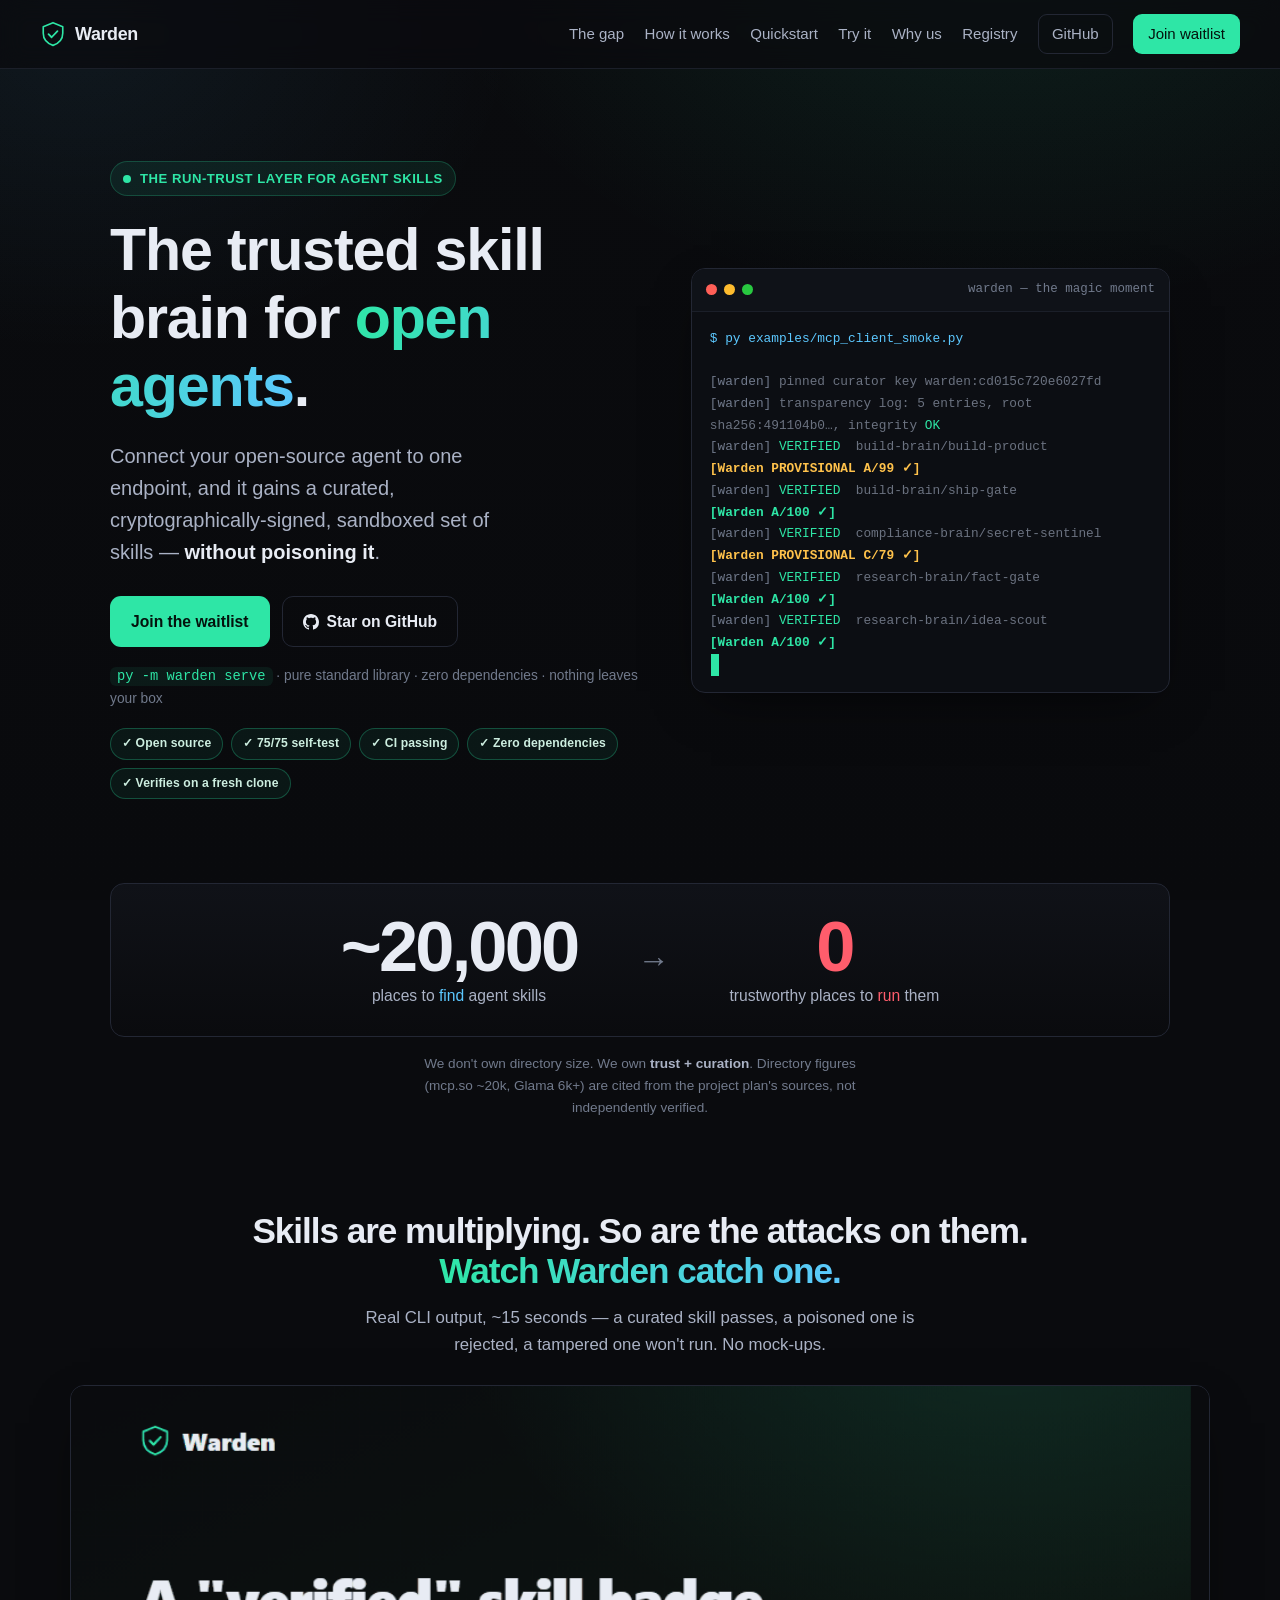
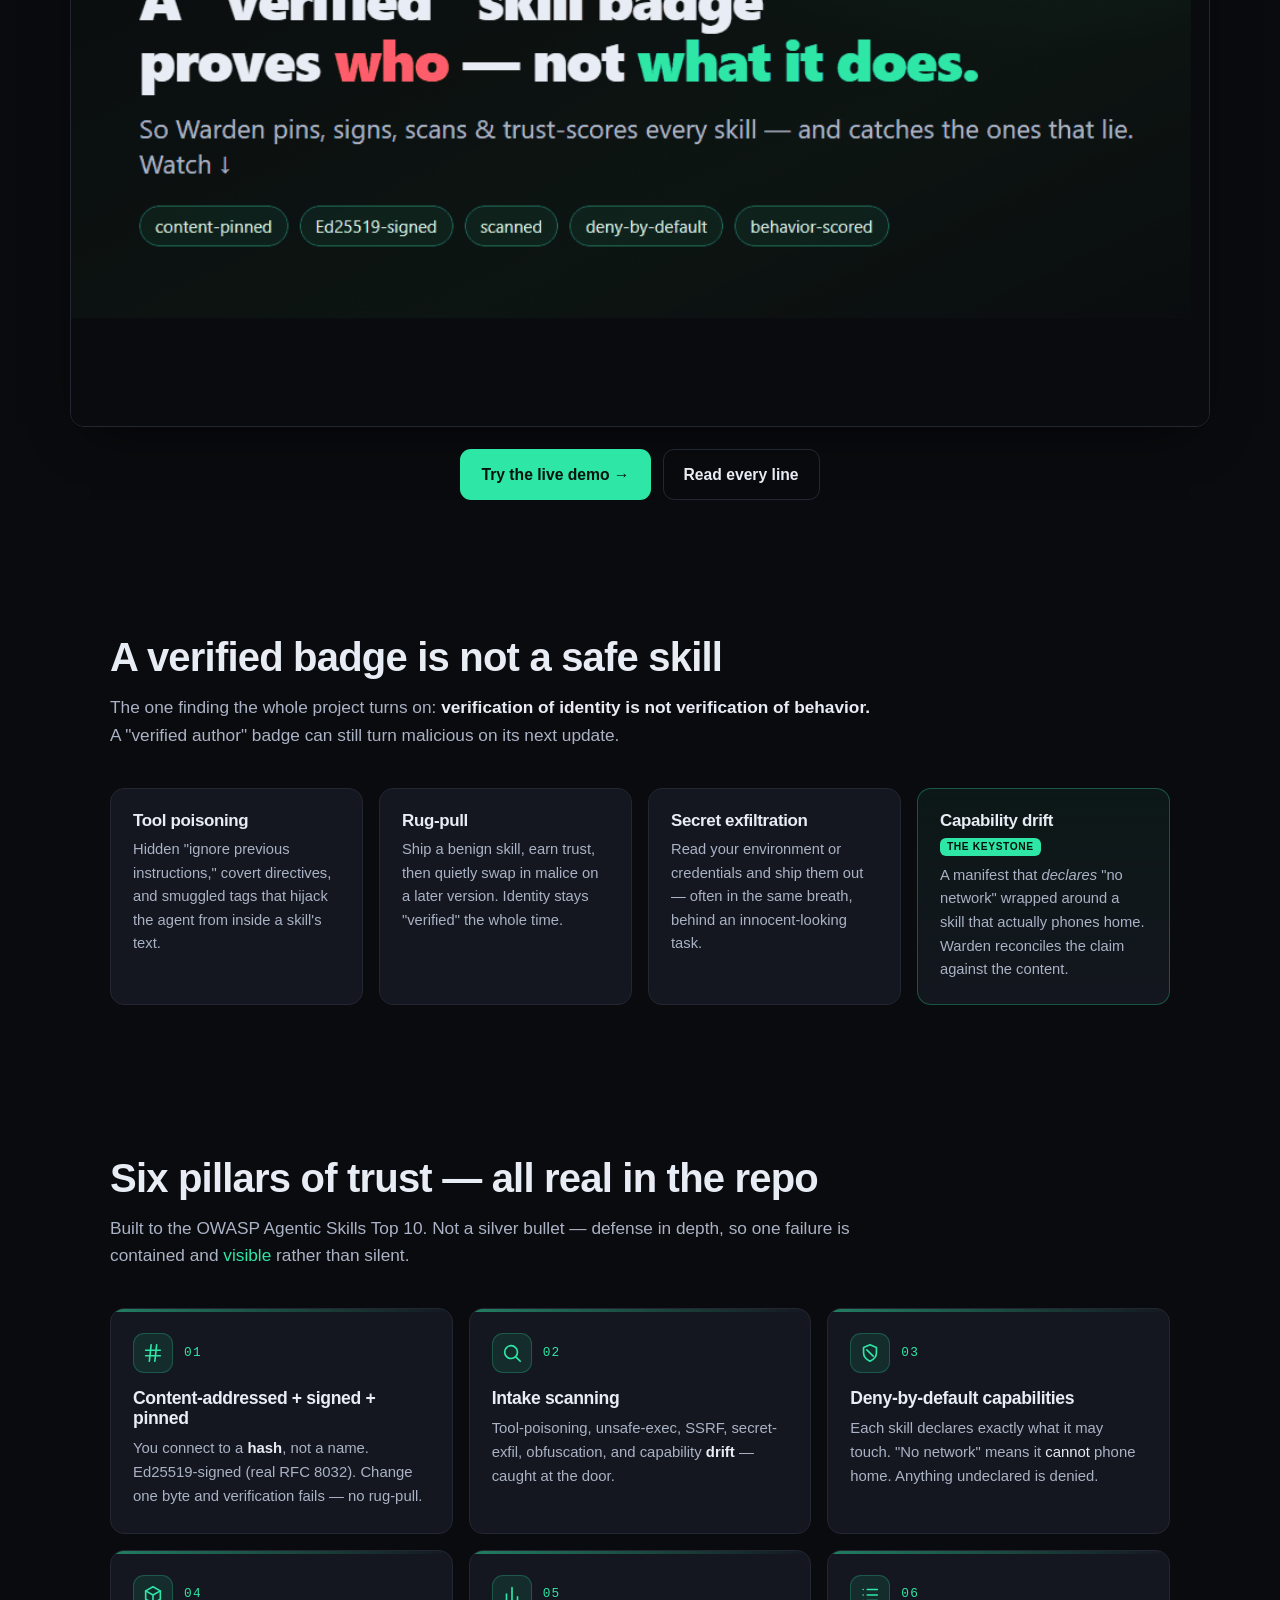
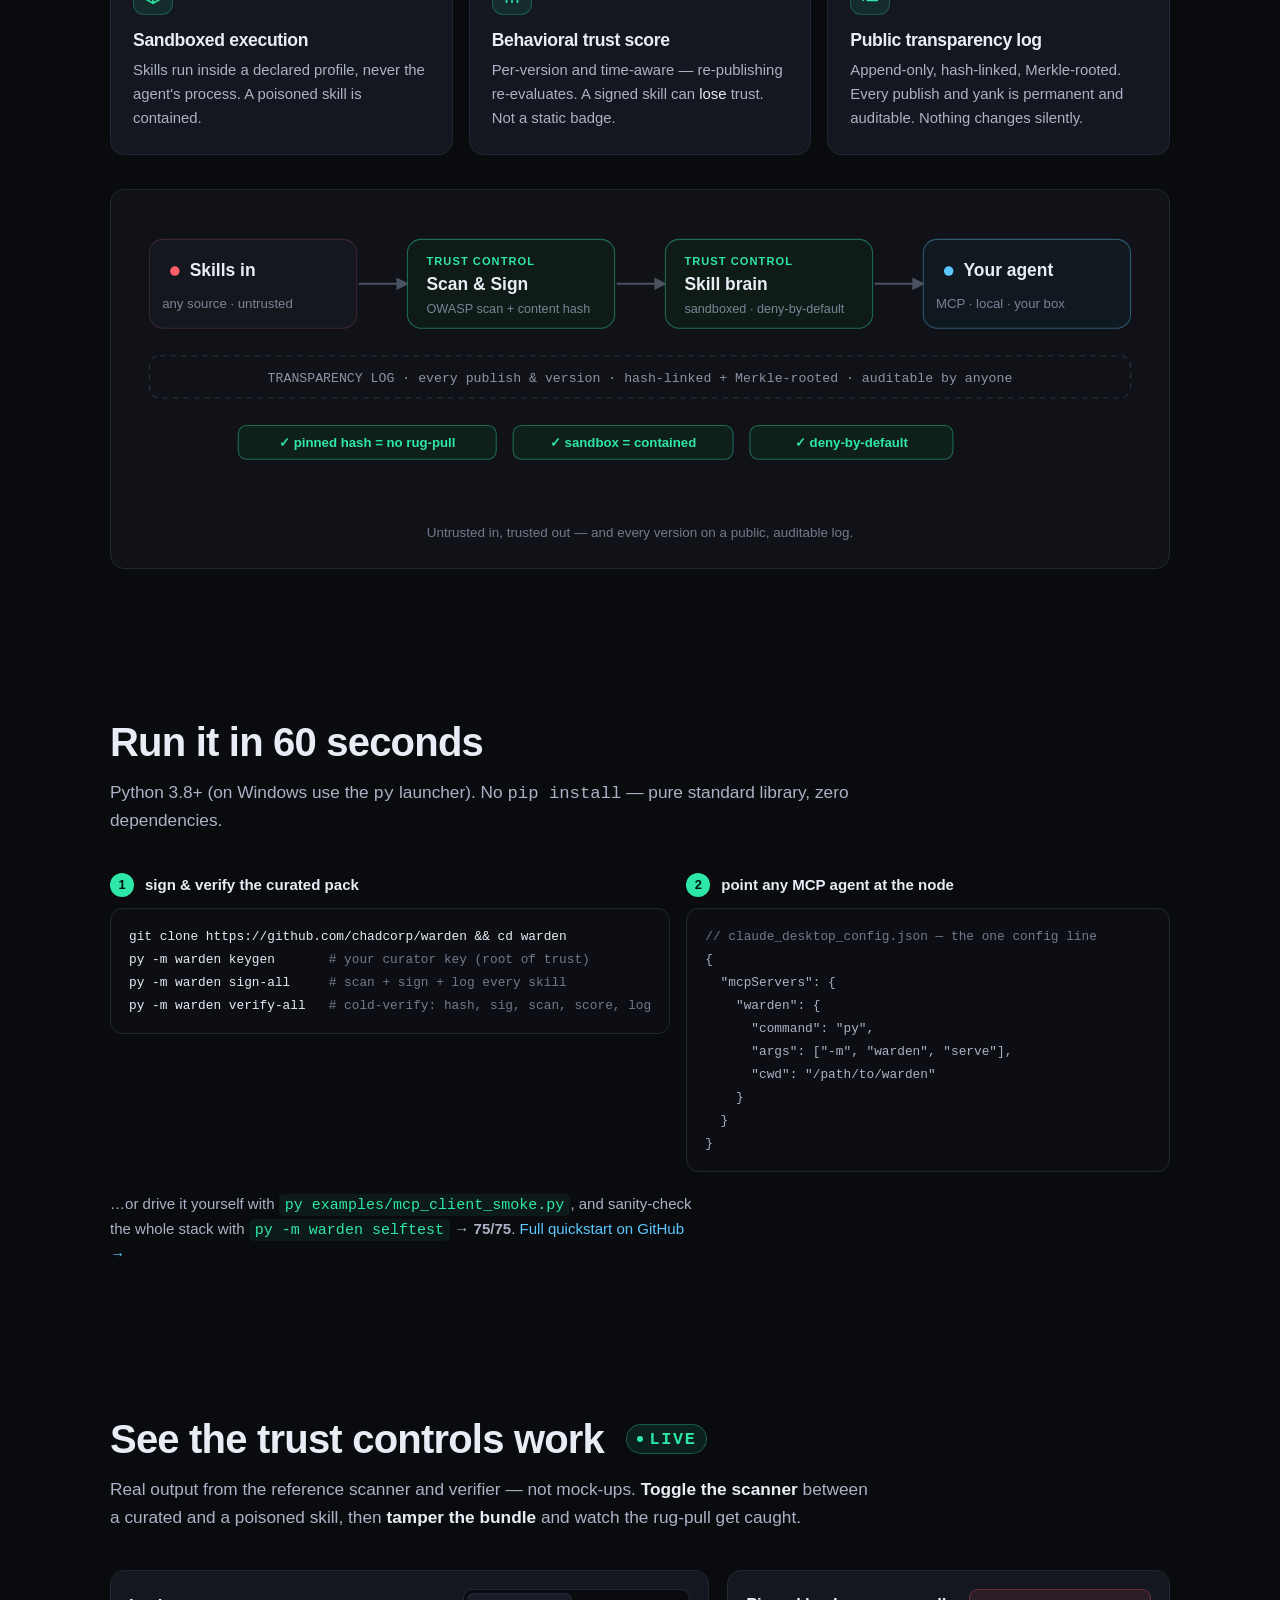
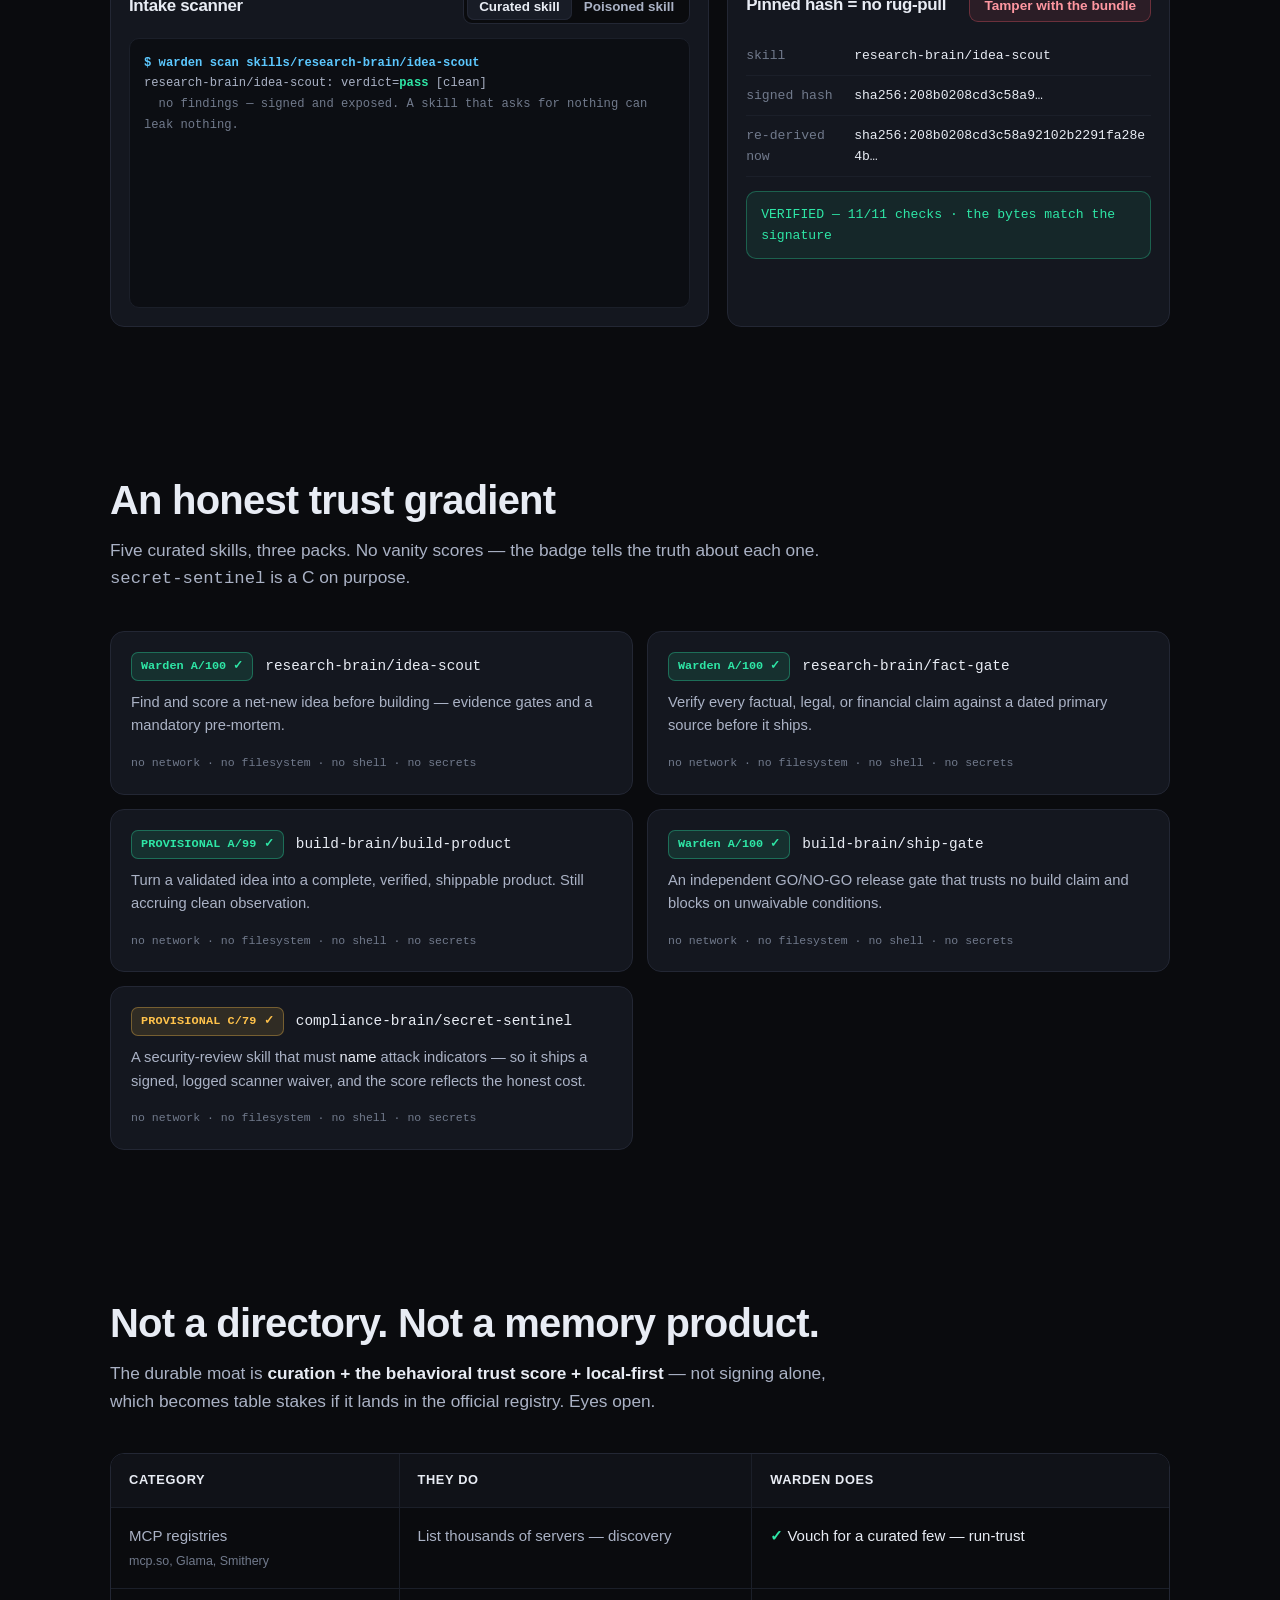
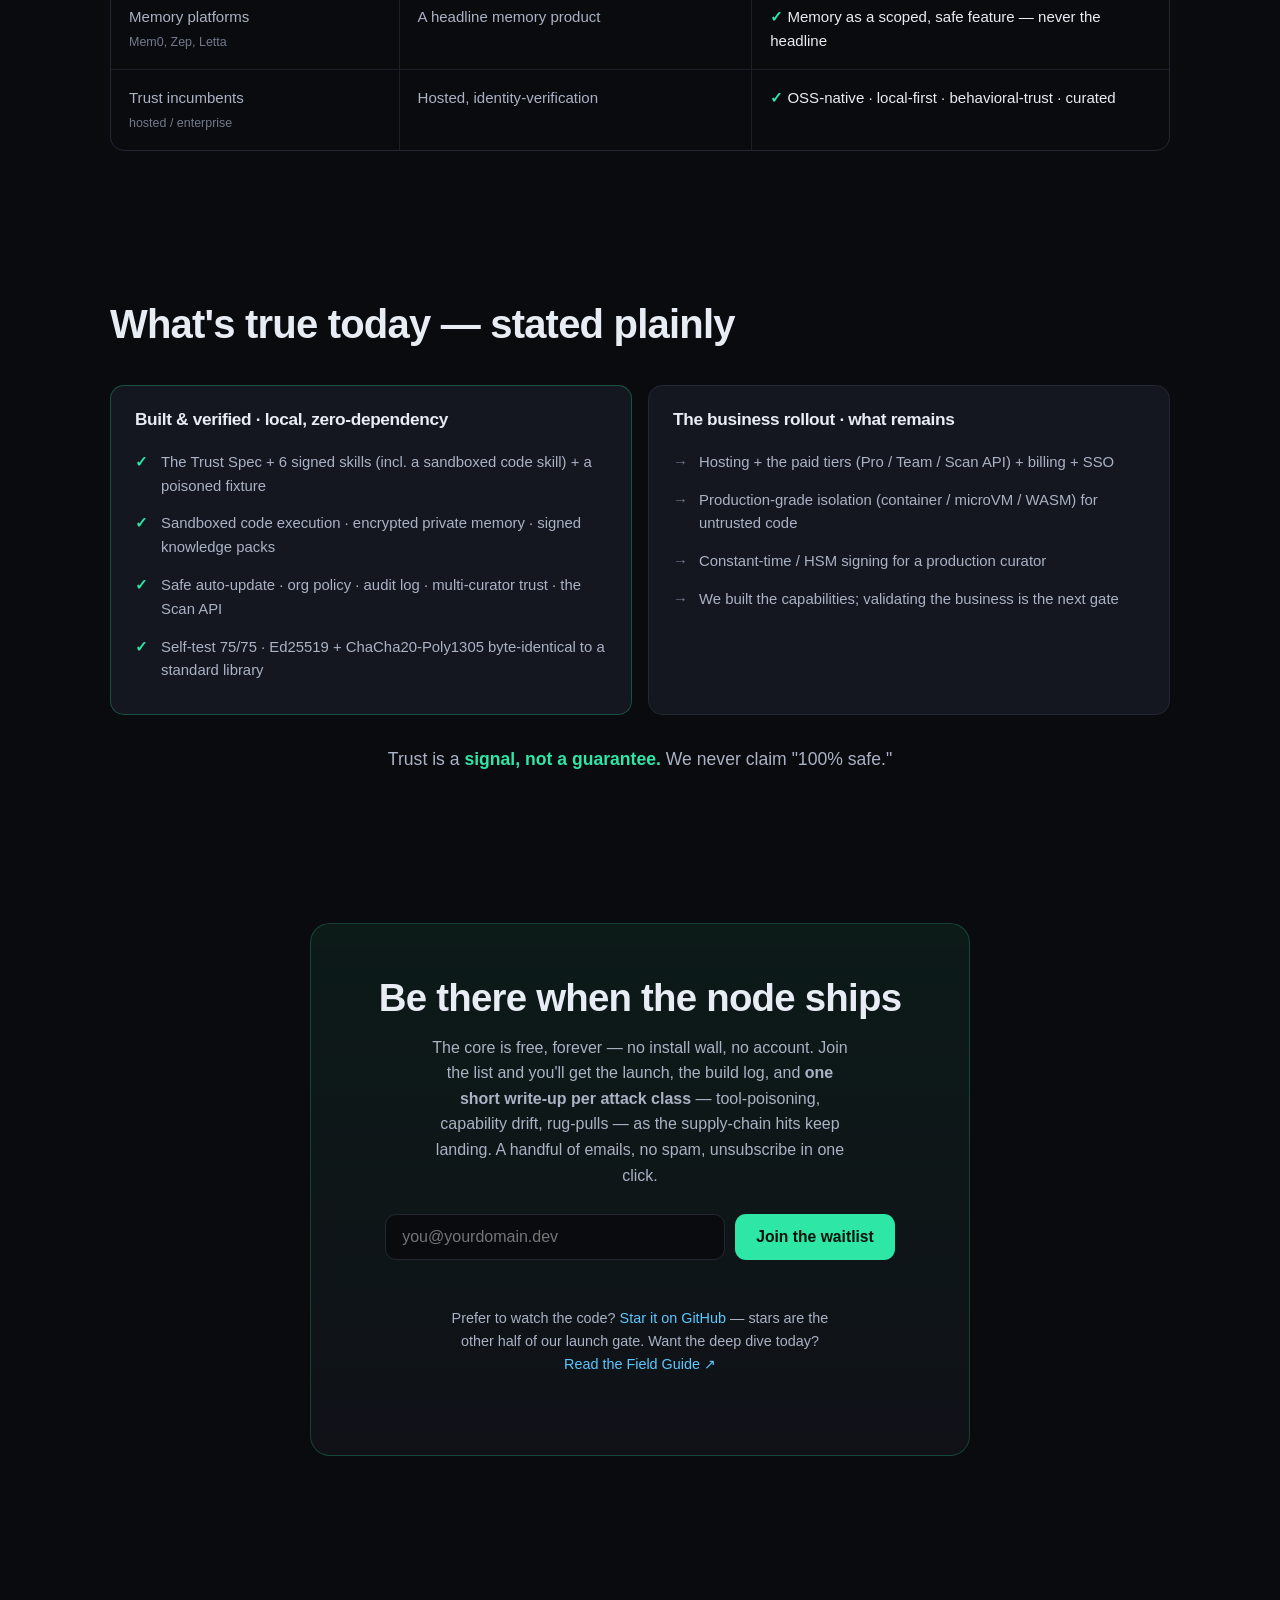
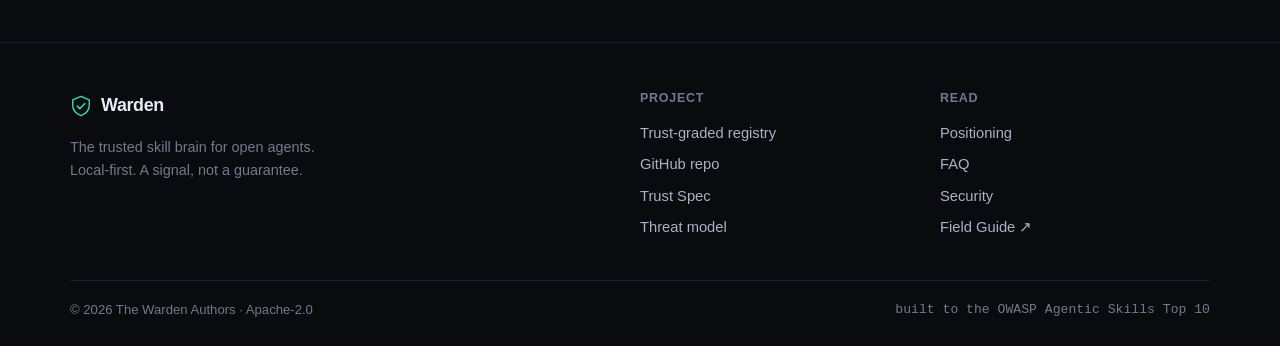
<file: site/index.html>
<!DOCTYPE html>
<html lang="en">
<head>
<meta charset="utf-8" />
<meta name="viewport" content="width=device-width, initial-scale=1" />
<title>Warden — the trusted skill brain for open agents</title>
<meta name="description" content="Connect your open-source agent to one endpoint and it gains a curated, cryptographically-signed, sandboxed set of skills — without poisoning it. The run-trust layer for MCP agent skills. Local-first. Zero-dependency. A signal, not a guarantee." />
<meta name="color-scheme" content="dark" />
<link rel="icon" href="favicon.svg" type="image/svg+xml" />
<link rel="canonical" href="https://warden-8c4.pages.dev/" />

<!-- Open Graph / social -->
<meta property="og:type" content="website" />
<meta property="og:url" content="https://warden-8c4.pages.dev/" />
<meta property="og:title" content="Warden — the trusted skill brain for open agents" />
<meta property="og:description" content="~20,000 places to find agent skills. Zero trustworthy places to run them. Warden is the run-trust layer: signed, scanned, sandboxed, trust-scored — local-first." />
<meta property="og:image" content="https://warden-8c4.pages.dev/og-image.png" />
<meta property="og:image:type" content="image/png" />
<meta property="og:image:width" content="1200" />
<meta property="og:image:height" content="630" />
<meta name="twitter:card" content="summary_large_image" />
<meta name="twitter:title" content="Warden — the trusted skill brain for open agents" />
<meta name="twitter:description" content="The run-trust layer for MCP agent skills. Local-first, zero-dependency. A signal, not a guarantee." />
<meta name="twitter:image" content="https://warden-8c4.pages.dev/og-image.png" />

<link rel="stylesheet" href="styles.css" />
</head>
<body>

<!-- ============================ NAV ============================ -->
<header class="nav" id="top">
  <a class="brand" href="#top" aria-label="Warden home">
    <svg class="brand-mark" viewBox="0 0 32 32" width="26" height="26" aria-hidden="true">
      <path d="M16 2 4 7v8c0 7.2 5 12.5 12 15 7-2.5 12-7.8 12-15V7L16 2Z" fill="none" stroke="currentColor" stroke-width="2" stroke-linejoin="round"/>
      <path d="M10.5 16.2l3.8 3.8 7.2-7.6" fill="none" stroke="currentColor" stroke-width="2.2" stroke-linecap="round" stroke-linejoin="round"/>
    </svg>
    <span>Warden</span>
  </a>
  <nav class="nav-links" aria-label="Primary">
    <a href="#problem">The gap</a>
    <a href="#how">How it works</a>
    <a href="#start">Quickstart</a>
    <a href="#try">Try it</a>
    <a href="#positioning">Why us</a>
    <a href="registry/">Registry</a>
    <a class="nav-ghost" href="https://github.com/chadcorp/warden" rel="noopener">GitHub</a>
    <a class="nav-cta" href="#waitlist">Join waitlist</a>
  </nav>
</header>

<main>

<!-- ============================ HERO ============================ -->
<section class="hero">
  <div class="hero-copy">
    <span class="eyebrow"><span class="pulse"></span> The run-trust layer for agent skills</span>
    <h1>The trusted skill brain for <span class="grad">open agents</span>.</h1>
    <p class="lede">
      Connect your open-source agent to one endpoint, and it gains a curated,
      cryptographically-signed, sandboxed set of skills — <strong>without
      poisoning it</strong>.
    </p>
    <div class="cta-row">
      <a class="btn btn-primary" href="#waitlist">Join the waitlist</a>
      <a class="btn btn-ghost" href="https://github.com/chadcorp/warden" rel="noopener">
        <svg viewBox="0 0 16 16" width="16" height="16" aria-hidden="true" fill="currentColor"><path d="M8 0C3.58 0 0 3.58 0 8c0 3.54 2.29 6.53 5.47 7.59.4.07.55-.17.55-.38 0-.19-.01-.82-.01-1.49-2.01.37-2.53-.49-2.69-.94-.09-.23-.48-.94-.82-1.13-.28-.15-.68-.52-.01-.53.63-.01 1.08.58 1.23.82.72 1.21 1.87.87 2.33.66.07-.52.28-.87.51-1.07-1.78-.2-3.64-.89-3.64-3.95 0-.87.31-1.59.82-2.15-.08-.2-.36-1.02.08-2.12 0 0 .67-.21 2.2.82.64-.18 1.32-.27 2-.27.68 0 1.36.09 2 .27 1.53-1.04 2.2-.82 2.2-.82.44 1.1.16 1.92.08 2.12.51.56.82 1.27.82 2.15 0 3.07-1.87 3.75-3.65 3.95.29.25.54.73.54 1.48 0 1.07-.01 1.93-.01 2.2 0 .21.15.46.55.38A8.01 8.01 0 0 0 16 8c0-4.42-3.58-8-8-8Z"/></svg>
        Star on GitHub
      </a>
    </div>
    <p class="micro">
      <code>py -m warden serve</code> · pure standard library · zero dependencies ·
      nothing leaves your box
    </p>
    <div class="proof-chips" aria-label="What you can verify for yourself">
      <span class="pchip">✓ Open source</span>
      <span class="pchip">✓ 75/75 self-test</span>
      <span class="pchip">✓ CI passing</span>
      <span class="pchip">✓ Zero dependencies</span>
      <span class="pchip">✓ Verifies on a fresh clone</span>
    </div>
  </div>

  <!-- animated terminal: the real magic-moment output -->
  <div class="terminal" aria-label="Example terminal session" data-terminal>
    <div class="term-bar"><span></span><span></span><span></span><em>warden — the magic moment</em></div>
    <pre class="term-body" data-term-body><code></code></pre>
  </div>
</section>

<!-- the wedge -->
<section class="wedge">
  <div class="wedge-grid">
    <div class="wedge-big"><strong>~20,000</strong><span>places to <em>find</em> agent skills</span></div>
    <div class="wedge-arrow" aria-hidden="true">→</div>
    <div class="wedge-big wedge-zero"><strong>0</strong><span>trustworthy places to <em>run</em> them</span></div>
  </div>
  <p class="wedge-note">
    We don't own directory size. We own <strong>trust + curation</strong>.
    Directory figures (mcp.so ~20k, Glama 6k+) are cited from the project plan's sources, not independently verified.
  </p>
</section>

<!-- ============================ SEE IT ============================ -->
<section class="seeit">
  <div class="seeit-head">
    <h2>Skills are multiplying. So are the attacks on them. <span class="grad">Watch Warden catch one.</span></h2>
    <p class="sub">Real CLI output, ~15 seconds — a curated skill passes, a poisoned one is rejected, a tampered one won't run. No mock-ups.</p>
  </div>
  <figure class="seeit-fig">
    <img src="warden-demo.gif" width="1000" height="563" loading="lazy" alt="Warden in action: a curated skill scans clean; a poisoned skill is rejected with critical findings (tool-poisoning, unsafe-exec, SSRF, capability drift); a tampered, rug-pulled skill fails hash verification.">
  </figure>
  <div class="seeit-cta">
    <a class="btn btn-primary" href="#try">Try the live demo →</a>
    <a class="btn btn-ghost" href="https://github.com/chadcorp/warden" rel="noopener">Read every line</a>
  </div>
</section>

<!-- ============================ PROBLEM ============================ -->
<section id="problem" class="band">
  <div class="section-head">
    <h2>A verified badge is not a safe skill</h2>
    <p class="sub">The one finding the whole project turns on: <strong>verification of identity
      is not verification of behavior.</strong> A "verified author" badge can still turn malicious
      on its next update.</p>
  </div>
  <div class="threat-grid">
    <article class="threat"><h3>Tool poisoning</h3><p>Hidden "ignore previous instructions," covert directives, and smuggled tags that hijack the agent from inside a skill's text.</p></article>
    <article class="threat"><h3>Rug-pull</h3><p>Ship a benign skill, earn trust, then quietly swap in malice on a later version. Identity stays "verified" the whole time.</p></article>
    <article class="threat"><h3>Secret exfiltration</h3><p>Read your environment or credentials and ship them out — often in the same breath, behind an innocent-looking task.</p></article>
    <article class="threat threat-key"><h3>Capability drift <span class="tag">the keystone</span></h3><p>A manifest that <em>declares</em> "no network" wrapped around a skill that actually phones home. Warden reconciles the claim against the content.</p></article>
  </div>
</section>

<!-- ============================ PILLARS ============================ -->
<section id="how" class="band band-alt">
  <div class="section-head">
    <h2>Six pillars of trust — all real in the repo</h2>
    <p class="sub">Built to the OWASP Agentic Skills Top 10. Not a silver bullet — defense in depth, so one failure is contained and <em>visible</em> rather than silent.</p>
  </div>
  <div class="pillars">
    <article class="pillar"><span class="picon"><svg viewBox="0 0 24 24" fill="none" stroke="currentColor" stroke-width="1.8" stroke-linecap="round" stroke-linejoin="round" aria-hidden="true"><path d="M4 9h16M4 15h16M10 3 8 21M16 3l-2 18"/></svg></span><span class="pnum">01</span><h3>Content-addressed + signed + pinned</h3><p>You connect to a <strong>hash</strong>, not a name. Ed25519-signed (real RFC 8032). Change one byte and verification fails — no rug-pull.</p></article>
    <article class="pillar"><span class="picon"><svg viewBox="0 0 24 24" fill="none" stroke="currentColor" stroke-width="1.8" stroke-linecap="round" stroke-linejoin="round" aria-hidden="true"><circle cx="11" cy="11" r="7"/><path d="M21 21l-4.3-4.3"/></svg></span><span class="pnum">02</span><h3>Intake scanning</h3><p>Tool-poisoning, unsafe-exec, SSRF, secret-exfil, obfuscation, and capability <strong>drift</strong> — caught at the door.</p></article>
    <article class="pillar"><span class="picon"><svg viewBox="0 0 24 24" fill="none" stroke="currentColor" stroke-width="1.8" stroke-linecap="round" stroke-linejoin="round" aria-hidden="true"><path d="M12 3l7 3v6c0 4.5-3 7-7 9-4-2-7-4.5-7-9V6z"/><path d="M8.5 8.5l7 7"/></svg></span><span class="pnum">03</span><h3>Deny-by-default capabilities</h3><p>Each skill declares exactly what it may touch. "No network" means it <em>cannot</em> phone home. Anything undeclared is denied.</p></article>
    <article class="pillar"><span class="picon"><svg viewBox="0 0 24 24" fill="none" stroke="currentColor" stroke-width="1.8" stroke-linecap="round" stroke-linejoin="round" aria-hidden="true"><path d="M12 3l8 4.5v9L12 21l-8-4.5v-9z"/><path d="M4 7.5l8 4.5 8-4.5M12 12v9"/></svg></span><span class="pnum">04</span><h3>Sandboxed execution</h3><p>Skills run inside a declared profile, never the agent's process. A poisoned skill is contained.</p></article>
    <article class="pillar"><span class="picon"><svg viewBox="0 0 24 24" fill="none" stroke="currentColor" stroke-width="1.8" stroke-linecap="round" stroke-linejoin="round" aria-hidden="true"><path d="M6 20V11M12 20V4M18 20v-6"/></svg></span><span class="pnum">05</span><h3>Behavioral trust score</h3><p>Per-version and time-aware — re-publishing re-evaluates. A signed skill can <em>lose</em> trust. Not a static badge.</p></article>
    <article class="pillar"><span class="picon"><svg viewBox="0 0 24 24" fill="none" stroke="currentColor" stroke-width="1.8" stroke-linecap="round" stroke-linejoin="round" aria-hidden="true"><path d="M9 6h11M9 12h11M9 18h11M4.5 6h.01M4.5 12h.01M4.5 18h.01"/></svg></span><span class="pnum">06</span><h3>Public transparency log</h3><p>Append-only, hash-linked, Merkle-rooted. Every publish and yank is permanent and auditable. Nothing changes silently.</p></article>
  </div>

  <!-- architecture diagram -->
  <figure class="arch">
    <svg viewBox="0 0 944 276" role="img" xmlns="http://www.w3.org/2000/svg"
         aria-label="Warden trust pipeline: untrusted skills from any source are scanned, signed and content-pinned, then served sandboxed and deny-by-default to your local agent — with every version recorded on a public transparency log.">
      <defs>
        <marker id="arw" viewBox="0 0 10 10" refX="7" refY="5" markerWidth="6" markerHeight="6" orient="auto">
          <path d="M0 0 L10 5 L0 10 z" fill="#4a5160"/>
        </marker>
      </defs>
      <g font-family="-apple-system,BlinkMacSystemFont,Segoe UI,Roboto,sans-serif">
        <!-- stage 1 -->
        <rect x="8" y="24" width="196" height="84" rx="13" fill="#15171f" stroke="#3a2630"/>
        <circle cx="32" cy="54" r="4.5" fill="#ff5d6c"/>
        <text x="46" y="59" fill="#e8ecf4" font-size="16.5" font-weight="700">Skills in</text>
        <text x="20" y="89" fill="#7a8395" font-size="12.5">any source · untrusted</text>
        <line x1="206" y1="66" x2="250" y2="66" stroke="#4a5160" stroke-width="2" marker-end="url(#arw)"/>
        <!-- stage 2 -->
        <rect x="252" y="24" width="196" height="84" rx="13" fill="#0f1b17" stroke="#1f6b54"/>
        <text x="270" y="48" fill="#2ee6a6" font-size="10.5" font-weight="700" letter-spacing="1">TRUST CONTROL</text>
        <text x="270" y="72" fill="#e8ecf4" font-size="16.5" font-weight="700">Scan &amp; Sign</text>
        <text x="270" y="94" fill="#7a8395" font-size="12">OWASP scan + content hash</text>
        <line x1="450" y1="66" x2="494" y2="66" stroke="#4a5160" stroke-width="2" marker-end="url(#arw)"/>
        <!-- stage 3 -->
        <rect x="496" y="24" width="196" height="84" rx="13" fill="#0f1b17" stroke="#1f6b54"/>
        <text x="514" y="48" fill="#2ee6a6" font-size="10.5" font-weight="700" letter-spacing="1">TRUST CONTROL</text>
        <text x="514" y="72" fill="#e8ecf4" font-size="16.5" font-weight="700">Skill brain</text>
        <text x="514" y="94" fill="#7a8395" font-size="12">sandboxed · deny-by-default</text>
        <line x1="694" y1="66" x2="738" y2="66" stroke="#4a5160" stroke-width="2" marker-end="url(#arw)"/>
        <!-- stage 4 -->
        <rect x="740" y="24" width="196" height="84" rx="13" fill="#101820" stroke="#2b5a72"/>
        <circle cx="764" cy="54" r="4.5" fill="#5cc8ff"/>
        <text x="778" y="59" fill="#e8ecf4" font-size="16.5" font-weight="700">Your agent</text>
        <text x="752" y="89" fill="#7a8395" font-size="12.5">MCP · local · your box</text>

        <!-- transparency band -->
        <rect x="8" y="134" width="928" height="40" rx="10" fill="none" stroke="#2a3340" stroke-dasharray="5 5"/>
        <text x="472" y="159" fill="#8b93a5" font-size="12.5" text-anchor="middle" font-family="ui-monospace,Consolas,monospace">TRANSPARENCY LOG · every publish &amp; version · hash-linked + Merkle-rooted · auditable by anyone</text>

        <!-- guarantee chips -->
        <g font-size="12.5" font-weight="600">
          <rect x="92" y="200" width="244" height="32" rx="8" fill="#0f1f1a" stroke="#1f6b54"/>
          <text x="214" y="220" fill="#2ee6a6" text-anchor="middle">✓ pinned hash = no rug-pull</text>
          <rect x="352" y="200" width="208" height="32" rx="8" fill="#0f1f1a" stroke="#1f6b54"/>
          <text x="456" y="220" fill="#2ee6a6" text-anchor="middle">✓ sandbox = contained</text>
          <rect x="576" y="200" width="192" height="32" rx="8" fill="#0f1f1a" stroke="#1f6b54"/>
          <text x="672" y="220" fill="#2ee6a6" text-anchor="middle">✓ deny-by-default</text>
        </g>
      </g>
    </svg>
    <figcaption>Untrusted in, trusted out — and every version on a public, auditable log.</figcaption>
  </figure>
</section>

<!-- ============================ QUICKSTART ============================ -->
<section id="start" class="band">
  <div class="section-head">
    <h2>Run it in 60 seconds</h2>
    <p class="sub">Python 3.8+ (on Windows use the <code>py</code> launcher). No <code>pip install</code> — pure standard library, zero dependencies.</p>
  </div>
  <div class="start-grid">
    <div class="start-block">
      <div class="start-label"><span class="start-num">1</span> sign &amp; verify the curated pack</div>
      <pre class="code"><code><span class="c-prompt">git clone https://github.com/chadcorp/warden &amp;&amp; cd warden</span>
<span class="c-prompt">py -m warden keygen</span>       <span class="c-cmt"># your curator key (root of trust)</span>
<span class="c-prompt">py -m warden sign-all</span>     <span class="c-cmt"># scan + sign + log every skill</span>
<span class="c-prompt">py -m warden verify-all</span>   <span class="c-cmt"># cold-verify: hash, sig, scan, score, log</span></code></pre>
    </div>
    <div class="start-block">
      <div class="start-label"><span class="start-num">2</span> point any MCP agent at the node</div>
      <pre class="code"><code><span class="c-cmt">// claude_desktop_config.json — the one config line</span>
{
  "mcpServers": {
    "warden": {
      "command": "py",
      "args": ["-m", "warden", "serve"],
      "cwd": "/path/to/warden"
    }
  }
}</code></pre>
    </div>
  </div>
  <p class="start-note">…or drive it yourself with <code>py examples/mcp_client_smoke.py</code>, and sanity-check the whole stack with <code>py -m warden selftest</code> → <strong>75/75</strong>. <a href="https://github.com/chadcorp/warden#quickstart" rel="noopener">Full quickstart on GitHub →</a></p>
</section>

<!-- ============================ TRY IT ============================ -->
<section id="try" class="band">
  <div class="section-head">
    <h2>See the trust controls work <span class="live-dot">live</span></h2>
    <p class="sub">Real output from the reference scanner and verifier — not mock-ups. <strong>Toggle the scanner</strong> between a curated and a poisoned skill, then <strong>tamper the bundle</strong> and watch the rug-pull get caught.</p>
  </div>

  <div class="demos">
    <!-- scanner demo -->
    <div class="demo-card">
      <div class="demo-head">
        <h3>Intake scanner</h3>
        <div class="toggle" role="tablist" aria-label="Choose a skill to scan">
          <button class="toggle-btn is-active" role="tab" data-scan="clean">Curated skill</button>
          <button class="toggle-btn" role="tab" data-scan="poison">Poisoned skill</button>
        </div>
      </div>
      <pre class="scan-out" data-scan-out aria-live="polite"></pre>
    </div>

    <!-- rug-pull demo -->
    <div class="demo-card">
      <div class="demo-head">
        <h3>Pinned hash = no rug-pull</h3>
        <button class="btn btn-small" data-rug-toggle>Tamper with the bundle</button>
      </div>
      <div class="rug" data-rug>
        <div class="rug-row"><span>skill</span><code>research-brain/idea-scout</code></div>
        <div class="rug-row"><span>signed hash</span><code data-rug-signed>sha256:208b0208cd3c58a9…</code></div>
        <div class="rug-row"><span>re-derived now</span><code data-rug-now>sha256:208b0208cd3c58a9…</code></div>
        <div class="rug-verdict" data-rug-verdict>VERIFIED — 11/11 checks · the bytes match the signature</div>
      </div>
    </div>
  </div>
</section>

<!-- ============================ SKILLS ============================ -->
<section id="skills" class="band band-alt">
  <div class="section-head">
    <h2>An honest trust gradient</h2>
    <p class="sub">Five curated skills, three packs. No vanity scores — the badge tells the truth about
      each one. <code>secret-sentinel</code> is a C on purpose.</p>
  </div>
  <div class="skill-list">
    <article class="skill"><div class="skill-top"><span class="badge badge-a">Warden&nbsp;A/100&nbsp;✓</span><code>research-brain/idea-scout</code></div><p>Find and score a net-new idea before building — evidence gates and a mandatory pre-mortem.</p><small>no network · no filesystem · no shell · no secrets</small></article>
    <article class="skill"><div class="skill-top"><span class="badge badge-a">Warden&nbsp;A/100&nbsp;✓</span><code>research-brain/fact-gate</code></div><p>Verify every factual, legal, or financial claim against a dated primary source before it ships.</p><small>no network · no filesystem · no shell · no secrets</small></article>
    <article class="skill"><div class="skill-top"><span class="badge badge-a badge-prov">PROVISIONAL&nbsp;A/99&nbsp;✓</span><code>build-brain/build-product</code></div><p>Turn a validated idea into a complete, verified, shippable product. Still accruing clean observation.</p><small>no network · no filesystem · no shell · no secrets</small></article>
    <article class="skill"><div class="skill-top"><span class="badge badge-a">Warden&nbsp;A/100&nbsp;✓</span><code>build-brain/ship-gate</code></div><p>An independent GO/NO-GO release gate that trusts no build claim and blocks on unwaivable conditions.</p><small>no network · no filesystem · no shell · no secrets</small></article>
    <article class="skill"><div class="skill-top"><span class="badge badge-c badge-prov">PROVISIONAL&nbsp;C/79&nbsp;✓</span><code>compliance-brain/secret-sentinel</code></div><p>A security-review skill that must <em>name</em> attack indicators — so it ships a signed, logged scanner waiver, and the score reflects the honest cost.</p><small>no network · no filesystem · no shell · no secrets</small></article>
  </div>
</section>

<!-- ============================ POSITIONING ============================ -->
<section id="positioning" class="band">
  <div class="section-head">
    <h2>Not a directory. Not a memory product.</h2>
    <p class="sub">The durable moat is <strong>curation + the behavioral trust score + local-first</strong> —
      not signing alone, which becomes table stakes if it lands in the official registry. Eyes open.</p>
  </div>
  <div class="compare">
    <div class="compare-row compare-head"><span>Category</span><span>They do</span><span>Warden does</span></div>
    <div class="compare-row"><span>MCP registries<br><small>mcp.so, Glama, Smithery</small></span><span>List thousands of servers — discovery</span><span class="win">Vouch for a curated few — run-trust</span></div>
    <div class="compare-row"><span>Memory platforms<br><small>Mem0, Zep, Letta</small></span><span>A headline memory product</span><span class="win">Memory as a scoped, safe feature — never the headline</span></div>
    <div class="compare-row"><span>Trust incumbents<br><small>hosted / enterprise</small></span><span>Hosted, identity-verification</span><span class="win">OSS-native · local-first · behavioral-trust · curated</span></div>
  </div>
</section>

<!-- ============================ HONEST SCOPE ============================ -->
<section class="band band-alt scope">
  <div class="section-head">
    <h2>What's true today — stated plainly</h2>
  </div>
  <div class="scope-grid">
    <div class="scope-card scope-yes">
      <h3>Built &amp; verified · local, zero-dependency</h3>
      <ul>
        <li>The Trust Spec + 6 signed skills (incl. a sandboxed code skill) + a poisoned fixture</li>
        <li>Sandboxed code execution · encrypted private memory · signed knowledge packs</li>
        <li>Safe auto-update · org policy · audit log · multi-curator trust · the Scan API</li>
        <li>Self-test 75/75 · Ed25519 + ChaCha20-Poly1305 byte-identical to a standard library</li>
      </ul>
    </div>
    <div class="scope-card scope-soon">
      <h3>The business rollout · what remains</h3>
      <ul>
        <li>Hosting + the paid tiers (Pro / Team / Scan API) + billing + SSO</li>
        <li>Production-grade isolation (container / microVM / WASM) for untrusted code</li>
        <li>Constant-time / HSM signing for a production curator</li>
        <li>We built the capabilities; validating the business is the next gate</li>
      </ul>
    </div>
  </div>
  <p class="signal">Trust is a <strong>signal, not a guarantee.</strong> We never claim "100% safe."</p>
</section>

<!-- ============================ WAITLIST ============================ -->
<section id="waitlist" class="waitlist">
  <div class="wl-inner">
    <h2>Be there when the node ships</h2>
    <p>The core is free, forever — no install wall, no account. Join the list and you'll get the
      launch, the build log, and <strong>one short write-up per attack class</strong> — tool-poisoning,
      capability drift, rug-pulls — as the supply-chain hits keep landing. A handful of emails, no spam,
      unsubscribe in one click.</p>
    <form class="wl-form" data-waitlist novalidate>
      <label class="sr-only" for="wl-email">Email address</label>
      <input id="wl-email" type="email" name="email" placeholder="you@yourdomain.dev" autocomplete="email" required />
      <button class="btn btn-primary" type="submit">Join the waitlist</button>
      <p class="wl-msg" data-wl-msg role="status" aria-live="polite"></p>
    </form>
    <p class="wl-alt">Prefer to watch the code? <a href="https://github.com/chadcorp/warden" rel="noopener">Star it on GitHub</a> — stars are the other half of our launch gate. Want the deep dive today? <a href="https://chaddly.gumroad.com/l/agent-skill-security-field-guide" rel="noopener">Read the Field&nbsp;Guide&nbsp;↗</a></p>
  </div>
</section>

</main>

<!-- ============================ FOOTER ============================ -->
<footer class="foot">
  <div class="foot-grid">
    <div class="foot-brand">
      <a class="brand" href="#top"><svg class="brand-mark" viewBox="0 0 32 32" width="22" height="22" aria-hidden="true"><path d="M16 2 4 7v8c0 7.2 5 12.5 12 15 7-2.5 12-7.8 12-15V7L16 2Z" fill="none" stroke="currentColor" stroke-width="2" stroke-linejoin="round"/><path d="M10.5 16.2l3.8 3.8 7.2-7.6" fill="none" stroke="currentColor" stroke-width="2.2" stroke-linecap="round" stroke-linejoin="round"/></svg><span>Warden</span></a>
      <p>The trusted skill brain for open agents. Local-first. A signal, not a guarantee.</p>
    </div>
    <div class="foot-col">
      <h4>Project</h4>
      <a href="registry/">Trust-graded registry</a>
      <a href="https://github.com/chadcorp/warden" rel="noopener">GitHub repo</a>
      <a href="https://github.com/chadcorp/warden/blob/main/TRUST_SPEC.md" rel="noopener">Trust Spec</a>
      <a href="https://github.com/chadcorp/warden/blob/main/THREAT_MODEL.md" rel="noopener">Threat model</a>
    </div>
    <div class="foot-col">
      <h4>Read</h4>
      <a href="https://github.com/chadcorp/warden/blob/main/docs/POSITIONING.md" rel="noopener">Positioning</a>
      <a href="https://github.com/chadcorp/warden/blob/main/docs/FAQ.md" rel="noopener">FAQ</a>
      <a href="https://github.com/chadcorp/warden/blob/main/SECURITY.md" rel="noopener">Security</a>
      <a href="https://chaddly.gumroad.com/l/agent-skill-security-field-guide" rel="noopener">Field Guide&nbsp;↗</a>
    </div>
  </div>
  <div class="foot-base">
    <span>© 2026 The Warden Authors · Apache-2.0</span>
    <span class="foot-badge">built to the OWASP Agentic Skills Top 10</span>
  </div>
</footer>

<script src="app.js" defer></script>
</body>
</html>
</file>
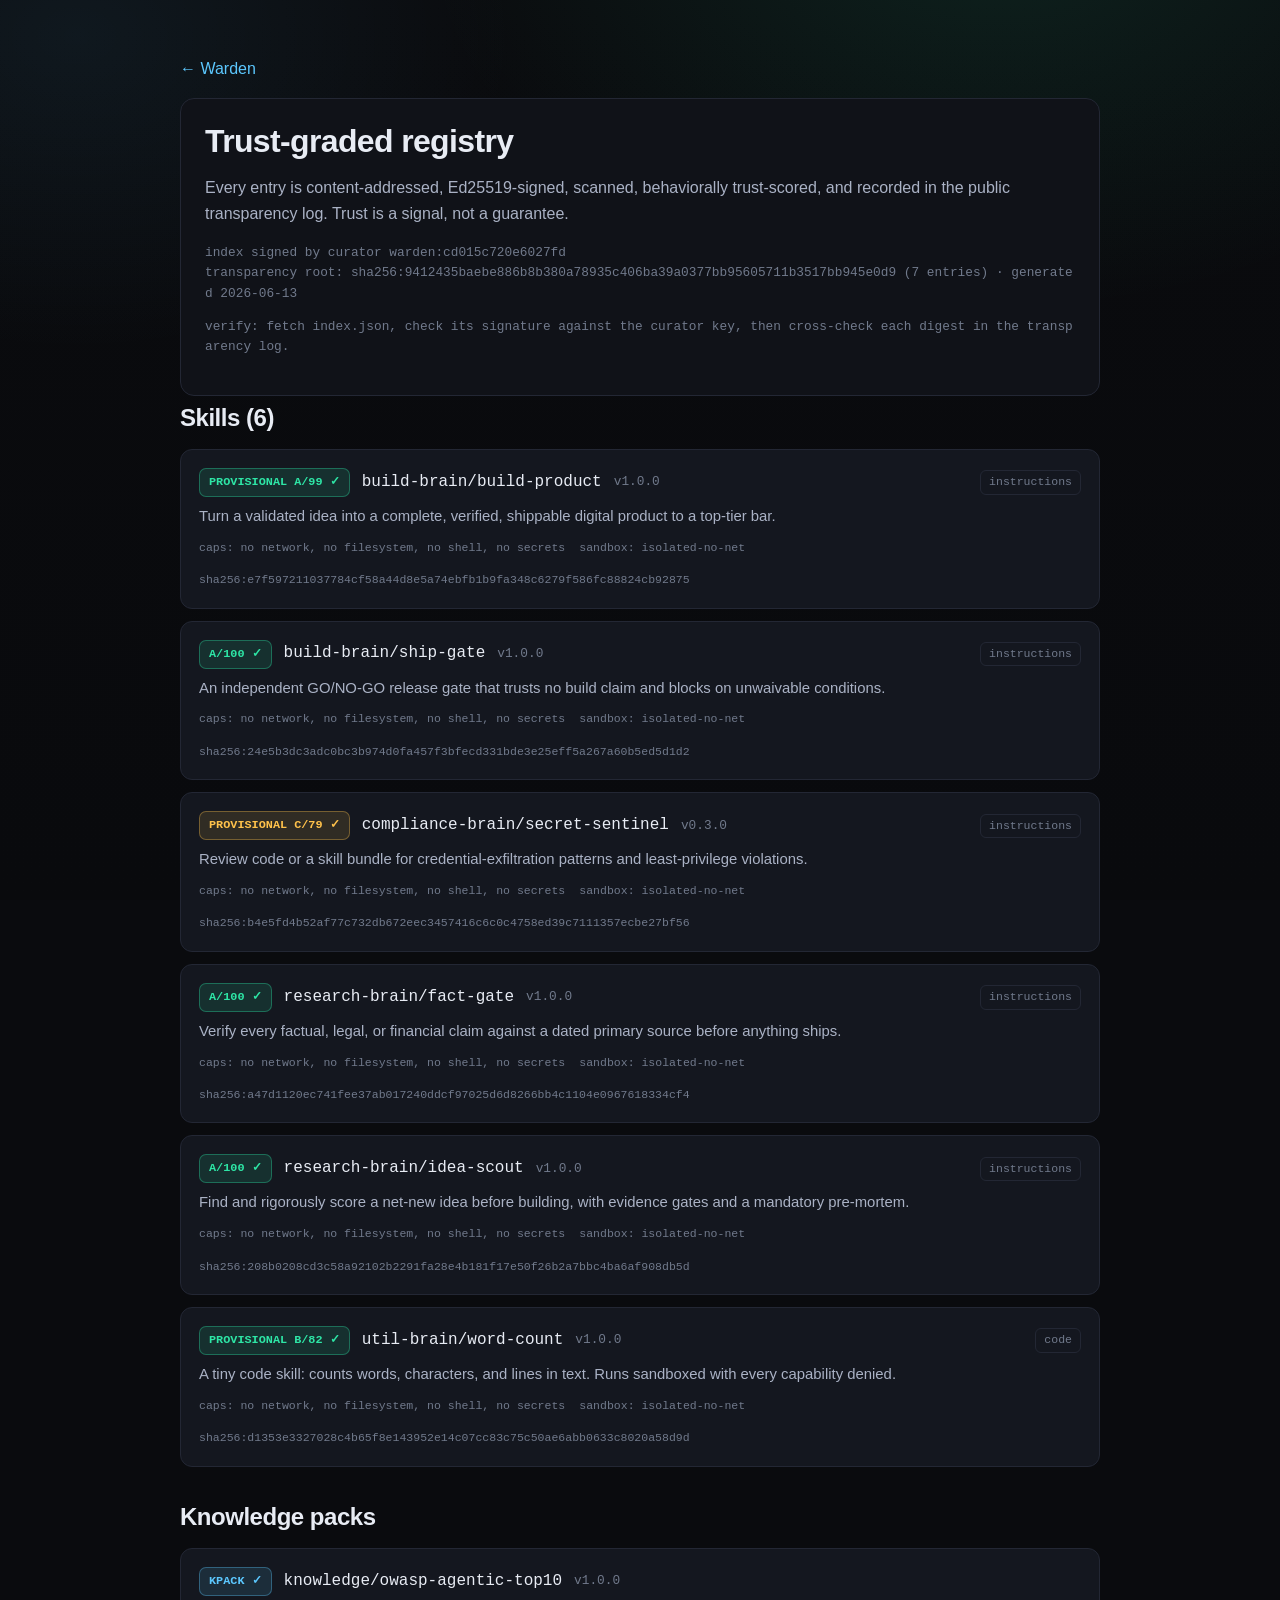
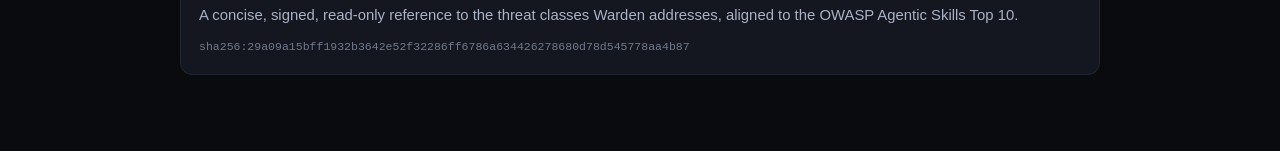
<file: site/registry/index.html>
<!DOCTYPE html><html lang="en"><head><meta charset="utf-8"/><meta name="viewport" content="width=device-width, initial-scale=1"/><title>Warden — trust-graded registry</title><link rel="icon" href="../favicon.svg" type="image/svg+xml"/><link rel="stylesheet" href="../styles.css"/><style>.ix-wrap{max-width:1000px;margin:0 auto;padding:40px clamp(18px,5vw,40px)}.ix-grid{display:grid;gap:12px;margin:18px 0 36px}.ix-card{background:var(--bg-card);border:1px solid var(--line);border-radius:12px;padding:18px}.ix-top{display:flex;align-items:center;gap:12px;flex-wrap:wrap;margin-bottom:8px}.ix-top code{color:var(--ink)}.ix-ver{color:var(--ink-faint);font-family:var(--mono);font-size:.8rem}.ix-kind{margin-left:auto;font-family:var(--mono);font-size:.72rem;color:var(--ink-faint);border:1px solid var(--line);padding:2px 8px;border-radius:6px}.ix-card p{color:var(--ink-dim);margin:0 0 10px;font-size:.93rem}.ix-meta{display:flex;gap:14px;flex-wrap:wrap;font-family:var(--mono);font-size:.72rem;color:var(--ink-faint)}.ix-hash{word-break:break-all}.ix-badge{font-family:var(--mono);font-size:.74rem;font-weight:700;padding:4px 9px;border-radius:7px;white-space:nowrap}.ix-a{background:rgba(46,230,166,.12);border:1px solid rgba(46,230,166,.34);color:var(--green)}.ix-c{background:rgba(255,194,75,.12);border:1px solid rgba(255,194,75,.34);color:var(--amber)}.ix-rej{background:rgba(255,93,108,.12);border:1px solid rgba(255,93,108,.34);color:var(--red)}.ix-kpb{background:rgba(92,200,255,.12);border:1px solid rgba(92,200,255,.34);color:var(--cyan)}.ix-head{border:1px solid var(--line);border-radius:14px;padding:24px;background:var(--bg-soft);margin-bottom:8px}.ix-head .mono{font-family:var(--mono);font-size:.8rem;color:var(--ink-faint);word-break:break-all}</style></head><body><div class="ix-wrap"><p><a href="../index.html">&larr; Warden</a></p><div class="ix-head"><h1>Trust-graded registry</h1><p style="color:var(--ink-dim)">Every entry is content-addressed, Ed25519-signed, scanned, behaviorally trust-scored, and recorded in the public transparency log. Trust is a signal, not a guarantee.</p><p class="mono">index signed by curator warden:cd015c720e6027fd<br/>transparency root: sha256:9412435baebe886b8b380a78935c406ba39a0377bb95605711b3517bb945e0d9 (7 entries) &middot; generated 2026-06-13</p><p class="mono">verify: fetch <code>index.json</code>, check its signature against the curator key, then cross-check each digest in the transparency log.</p></div><h2>Skills (6)</h2><div class="ix-grid"><article class="ix-card"><div class="ix-top"><span class="ix-badge ix-a">PROVISIONAL A/99 &#10003;</span><code>build-brain/build-product</code><span class="ix-ver">v1.0.0</span><span class="ix-kind">instructions</span></div><p>Turn a validated idea into a complete, verified, shippable digital product to a top-tier bar.</p><div class="ix-meta"><span>caps: no network, no filesystem, no shell, no secrets</span><span>sandbox: isolated-no-net</span><span class="ix-hash">sha256:e7f597211037784cf58a44d8e5a74ebfb1b9fa348c6279f586fc88824cb92875</span></div></article><article class="ix-card"><div class="ix-top"><span class="ix-badge ix-a">A/100 &#10003;</span><code>build-brain/ship-gate</code><span class="ix-ver">v1.0.0</span><span class="ix-kind">instructions</span></div><p>An independent GO/NO-GO release gate that trusts no build claim and blocks on unwaivable conditions.</p><div class="ix-meta"><span>caps: no network, no filesystem, no shell, no secrets</span><span>sandbox: isolated-no-net</span><span class="ix-hash">sha256:24e5b3dc3adc0bc3b974d0fa457f3bfecd331bde3e25eff5a267a60b5ed5d1d2</span></div></article><article class="ix-card"><div class="ix-top"><span class="ix-badge ix-c">PROVISIONAL C/79 &#10003;</span><code>compliance-brain/secret-sentinel</code><span class="ix-ver">v0.3.0</span><span class="ix-kind">instructions</span></div><p>Review code or a skill bundle for credential-exfiltration patterns and least-privilege violations.</p><div class="ix-meta"><span>caps: no network, no filesystem, no shell, no secrets</span><span>sandbox: isolated-no-net</span><span class="ix-hash">sha256:b4e5fd4b52af77c732db672eec3457416c6c0c4758ed39c7111357ecbe27bf56</span></div></article><article class="ix-card"><div class="ix-top"><span class="ix-badge ix-a">A/100 &#10003;</span><code>research-brain/fact-gate</code><span class="ix-ver">v1.0.0</span><span class="ix-kind">instructions</span></div><p>Verify every factual, legal, or financial claim against a dated primary source before anything ships.</p><div class="ix-meta"><span>caps: no network, no filesystem, no shell, no secrets</span><span>sandbox: isolated-no-net</span><span class="ix-hash">sha256:a47d1120ec741fee37ab017240ddcf97025d6d8266bb4c1104e0967618334cf4</span></div></article><article class="ix-card"><div class="ix-top"><span class="ix-badge ix-a">A/100 &#10003;</span><code>research-brain/idea-scout</code><span class="ix-ver">v1.0.0</span><span class="ix-kind">instructions</span></div><p>Find and rigorously score a net-new idea before building, with evidence gates and a mandatory pre-mortem.</p><div class="ix-meta"><span>caps: no network, no filesystem, no shell, no secrets</span><span>sandbox: isolated-no-net</span><span class="ix-hash">sha256:208b0208cd3c58a92102b2291fa28e4b181f17e50f26b2a7bbc4ba6af908db5d</span></div></article><article class="ix-card"><div class="ix-top"><span class="ix-badge ix-a">PROVISIONAL B/82 &#10003;</span><code>util-brain/word-count</code><span class="ix-ver">v1.0.0</span><span class="ix-kind">code</span></div><p>A tiny code skill: counts words, characters, and lines in text. Runs sandboxed with every capability denied.</p><div class="ix-meta"><span>caps: no network, no filesystem, no shell, no secrets</span><span>sandbox: isolated-no-net</span><span class="ix-hash">sha256:d1353e3327028c4b65f8e143952e14c07cc83c75c50ae6abb0633c8020a58d9d</span></div></article></div><h2>Knowledge packs</h2><div class="ix-grid"><article class="ix-card ix-kp"><div class="ix-top"><span class="ix-badge ix-kpb">KPACK &#10003;</span><code>knowledge/owasp-agentic-top10</code><span class="ix-ver">v1.0.0</span></div><p>A concise, signed, read-only reference to the threat classes Warden addresses, aligned to the OWASP Agentic Skills Top 10.</p><div class="ix-meta"><span class="ix-hash">sha256:29a09a15bff1932b3642e52f32286ff6786a634426278680d78d545778aa4b87</span></div></article></div></div></body></html>
</file>
<file: site/styles.css>
/* Warden landing — zero-dependency, system fonts, no external fetch. */

:root {
  --bg: #0a0b0e;
  --bg-soft: #101218;
  --bg-card: #14171f;
  --bg-card-2: #181c26;
  --line: #232734;
  --line-soft: #1b1f29;
  --ink: #e8ecf4;
  --ink-dim: #aab2c5;
  --ink-faint: #717a8c;
  --green: #2ee6a6;     /* verified / trust */
  --green-deep: #14b884;
  --red: #ff5d6c;       /* rejected / poison */
  --amber: #ffc24b;     /* provisional / waiver */
  --cyan: #5cc8ff;
  --violet: #9a8cff;
  --radius: 14px;
  --maxw: 1140px;
  --mono: ui-monospace, "SF Mono", "Cascadia Code", "Segoe UI Mono", "Roboto Mono", Consolas, monospace;
  --sans: -apple-system, BlinkMacSystemFont, "Segoe UI", Roboto, Helvetica, Arial, sans-serif;
  --shadow: 0 18px 50px -20px rgba(0,0,0,.7);
}

* { box-sizing: border-box; }
html { scroll-behavior: smooth; }
@media (prefers-reduced-motion: reduce) { html { scroll-behavior: auto; } }

body {
  margin: 0;
  font-family: var(--sans);
  color: var(--ink);
  background: var(--bg);
  line-height: 1.6;
  -webkit-font-smoothing: antialiased;
  text-rendering: optimizeLegibility;
  overflow-x: hidden;
}
/* ambient backdrop */
body::before {
  content: "";
  position: fixed; inset: 0; z-index: -1; pointer-events: none;
  background:
    radial-gradient(60rem 40rem at 78% -8%, rgba(46,230,166,.10), transparent 60%),
    radial-gradient(50rem 36rem at 6% 4%, rgba(90,200,255,.07), transparent 55%),
    linear-gradient(180deg, #0a0b0e 0%, #090a0d 100%);
}

a { color: var(--cyan); text-decoration: none; }
a:hover { color: #9bdcff; }
h1, h2, h3, h4 { line-height: 1.15; letter-spacing: -.02em; margin: 0; }
code, pre { font-family: var(--mono); }
.sr-only { position: absolute; width: 1px; height: 1px; padding: 0; margin: -1px; overflow: hidden; clip: rect(0 0 0 0); white-space: nowrap; border: 0; }

section { padding: 0 clamp(18px, 5vw, 40px); }
.band { max-width: var(--maxw); margin: 0 auto; padding-top: clamp(56px, 9vw, 110px); padding-bottom: clamp(20px, 4vw, 40px); }
.band-alt { position: relative; }

.section-head { max-width: 760px; margin-bottom: 38px; }
.section-head h2 { font-size: clamp(1.7rem, 3.6vw, 2.5rem); }
.section-head .sub { color: var(--ink-dim); font-size: 1.08rem; margin: 14px 0 0; }
.section-head strong, .sub strong { color: var(--ink); }
.section-head em, .sub em { color: var(--green); font-style: normal; }

/* ---------------- nav ---------------- */
.nav {
  position: sticky; top: 0; z-index: 50;
  display: flex; align-items: center; justify-content: space-between;
  gap: 16px; padding: 14px clamp(18px, 5vw, 40px);
  background: rgba(10,11,14,.72);
  backdrop-filter: blur(12px);
  border-bottom: 1px solid var(--line-soft);
}
.brand { display: inline-flex; align-items: center; gap: 9px; color: var(--ink); font-weight: 700; letter-spacing: -.02em; font-size: 1.12rem; }
.brand-mark { color: var(--green); }
.nav-links { display: flex; align-items: center; gap: clamp(10px, 1.6vw, 22px); }
.nav-links > a { color: var(--ink-dim); font-size: .94rem; font-weight: 500; }
.nav-links > a:hover { color: var(--ink); }
.nav-ghost { border: 1px solid var(--line); padding: 7px 13px; border-radius: 9px; }
.nav-cta { background: var(--green); color: #04130d !important; padding: 8px 15px; border-radius: 9px; font-weight: 650; }
.nav-cta:hover { background: #54f0bb; }
@media (max-width: 860px) { .nav-links > a:not(.nav-cta):not(.nav-ghost) { display: none; } }

/* ---------------- hero ---------------- */
.hero {
  max-width: var(--maxw); margin: 0 auto;
  display: grid; grid-template-columns: 1.05fr .95fr; gap: clamp(28px, 4vw, 56px);
  align-items: center; padding-top: clamp(48px, 8vw, 92px); padding-bottom: clamp(30px, 5vw, 54px);
}
.eyebrow { display: inline-flex; align-items: center; gap: 9px; font-size: .82rem; font-weight: 600; letter-spacing: .04em; text-transform: uppercase; color: var(--green); background: rgba(46,230,166,.08); border: 1px solid rgba(46,230,166,.22); padding: 6px 12px; border-radius: 999px; }
.pulse { width: 8px; height: 8px; border-radius: 50%; background: var(--green); box-shadow: 0 0 0 0 rgba(46,230,166,.6); animation: pulse 2.4s infinite; }
@keyframes pulse { 0% { box-shadow: 0 0 0 0 rgba(46,230,166,.5);} 70%{ box-shadow: 0 0 0 9px rgba(46,230,166,0);} 100%{ box-shadow:0 0 0 0 rgba(46,230,166,0);} }
@media (prefers-reduced-motion: reduce) { .pulse { animation: none; } }
.hero h1 { font-size: clamp(2.3rem, 5.4vw, 3.7rem); margin: 20px 0 0; font-weight: 760; }
.grad { background: linear-gradient(100deg, var(--green), var(--cyan)); -webkit-background-clip: text; background-clip: text; color: transparent; }
.lede { color: var(--ink-dim); font-size: clamp(1.05rem, 1.6vw, 1.25rem); margin: 20px 0 0; max-width: 36ch; }
.lede strong { color: var(--ink); }
.cta-row { display: flex; flex-wrap: wrap; gap: 12px; margin-top: 28px; }
.micro { margin-top: 18px; color: var(--ink-faint); font-size: .86rem; }
.micro code { color: var(--green); background: rgba(46,230,166,.07); padding: 2px 7px; border-radius: 6px; }
@media (max-width: 900px) {
  .hero { grid-template-columns: 1fr; padding-top: 36px; gap: 30px; }
  .hero-copy { order: 1; }
  .terminal { order: 2; }
  .lede { max-width: none; }
  .term-body { min-height: 0; font-size: .76rem; }
}

.btn { display: inline-flex; align-items: center; gap: 8px; padding: 12px 20px; border-radius: 11px; font-weight: 620; font-size: .98rem; cursor: pointer; border: 1px solid transparent; transition: transform .12s ease, background .15s ease, border-color .15s ease; font-family: var(--sans); }
.btn:active { transform: translateY(1px); }
.btn-primary { background: var(--green); color: #04130d; }
.btn-primary:hover { background: #54f0bb; color: #04130d; }
.btn-ghost { background: transparent; border-color: var(--line); color: var(--ink); }
.btn-ghost:hover { border-color: #39404f; color: var(--ink); background: rgba(255,255,255,.02); }
.btn-small { padding: 8px 14px; font-size: .85rem; border-radius: 9px; background: rgba(255,93,108,.1); border: 1px solid rgba(255,93,108,.3); color: #ff97a1; }
.btn-small:hover { background: rgba(255,93,108,.16); }
.btn-small.is-armed { background: rgba(46,230,166,.12); border-color: rgba(46,230,166,.32); color: #6ff0c2; }

/* ---------------- terminal ---------------- */
.terminal { background: #0c0e13; border: 1px solid var(--line); border-radius: var(--radius); box-shadow: var(--shadow); overflow: hidden; }
.term-bar { display: flex; align-items: center; gap: 7px; padding: 11px 14px; background: #0f1218; border-bottom: 1px solid var(--line-soft); }
.term-bar span { width: 11px; height: 11px; border-radius: 50%; background: #2a2f3b; }
.term-bar span:nth-child(1){ background:#ff5f57;} .term-bar span:nth-child(2){ background:#febc2e;} .term-bar span:nth-child(3){ background:#28c840;}
.term-bar em { margin-left: auto; color: var(--ink-faint); font-style: normal; font-size: .78rem; font-family: var(--mono); }
.term-body { margin: 0; padding: 16px 18px; font-size: .8rem; line-height: 1.7; min-height: 340px; white-space: pre-wrap; word-break: break-word; color: var(--ink-dim); }
.term-body .c-dim { color: #6b7280; }
.term-body .c-prompt { color: var(--cyan); }
.term-body .c-tag { color: var(--ink-faint); }
.term-body .c-ok { color: var(--green); }
.term-body .c-badge { color: var(--green); font-weight: 600; }
.term-body .c-prov { color: var(--amber); font-weight: 600; }
.term-body .c-head { color: var(--violet); }
.term-body .c-key { color: var(--ink); }
.caret { display: inline-block; width: 8px; background: var(--green); margin-left: 1px; animation: blink 1.05s steps(1) infinite; }
@keyframes blink { 50% { opacity: 0; } }
@media (prefers-reduced-motion: reduce) { .caret { animation: none; } }

/* ---------------- wedge ---------------- */
.wedge { max-width: var(--maxw); margin: 8px auto 0; padding-top: 22px; padding-bottom: 8px; }
.wedge-grid { display: flex; align-items: center; justify-content: center; gap: clamp(18px, 5vw, 60px); flex-wrap: wrap; padding: 28px; border: 1px solid var(--line); border-radius: var(--radius); background: linear-gradient(180deg, var(--bg-soft), var(--bg)); }
.wedge-big { text-align: center; }
.wedge-big strong { display: block; font-size: clamp(2.6rem, 7vw, 4.4rem); font-weight: 800; letter-spacing: -.04em; line-height: 1; color: var(--ink); }
.wedge-big span { color: var(--ink-dim); font-size: .98rem; }
.wedge-big em { font-style: normal; color: var(--cyan); }
.wedge-zero strong { color: var(--red); }
.wedge-zero em { color: var(--red); }
.wedge-arrow { font-size: 2rem; color: var(--ink-faint); }
.wedge-note { text-align: center; color: var(--ink-faint); font-size: .85rem; max-width: 60ch; margin: 16px auto 0; }
.wedge-note strong { color: var(--ink-dim); }

/* ---------------- proof chips (hero) ---------------- */
.proof-chips { display: flex; flex-wrap: wrap; gap: 8px; margin-top: 18px; }
.pchip { font-size: .76rem; font-weight: 600; letter-spacing: .01em; color: #cdeee0; border: 1px solid rgba(46,230,166,.28); background: rgba(46,230,166,.06); padding: 5px 11px; border-radius: 999px; white-space: nowrap; }

/* ---------------- see-it band (demo gif) ---------------- */
.seeit { max-width: var(--maxw); margin: 0 auto; padding: clamp(40px, 7vw, 84px) 0 clamp(8px, 2vw, 24px); text-align: center; }
.seeit-head { max-width: 780px; margin: 0 auto 26px; }
.seeit-head h2 { font-size: clamp(1.5rem, 3.4vw, 2.2rem); font-weight: 800; letter-spacing: -.03em; line-height: 1.14; margin: 0; }
.seeit-head .sub { color: var(--ink-dim); font-size: 1.05rem; margin: 14px auto 0; max-width: 62ch; }
.seeit-fig { margin: 0; border: 1px solid var(--line); border-radius: var(--radius); overflow: hidden; background: #0c0e13; box-shadow: var(--shadow); }
.seeit-fig img { display: block; width: 100%; height: auto; }
.seeit-cta { display: flex; flex-wrap: wrap; gap: 12px; justify-content: center; margin-top: 22px; }

/* ---------------- threats ---------------- */
.threat-grid { display: grid; grid-template-columns: repeat(4, 1fr); gap: 16px; }
.threat { background: var(--bg-card); border: 1px solid var(--line); border-radius: var(--radius); padding: 22px; }
.threat h3 { font-size: 1.06rem; margin-bottom: 8px; display: flex; align-items: center; gap: 8px; flex-wrap: wrap; }
.threat p { color: var(--ink-dim); font-size: .92rem; margin: 0; }
.threat-key { border-color: rgba(46,230,166,.3); background: linear-gradient(180deg, rgba(46,230,166,.06), var(--bg-card)); }
.tag { font-size: .64rem; text-transform: uppercase; letter-spacing: .06em; color: #04130d; background: var(--green); padding: 3px 7px; border-radius: 6px; font-weight: 700; }
@media (max-width: 920px){ .threat-grid { grid-template-columns: repeat(2,1fr);} }
@media (max-width: 520px){ .threat-grid { grid-template-columns: 1fr;} }

/* ---------------- pillars ---------------- */
.pillars { display: grid; grid-template-columns: repeat(3, 1fr); gap: 16px; }
.pillar { position: relative; background: var(--bg-card); border: 1px solid var(--line); border-radius: var(--radius); padding: 24px 22px; overflow: hidden; }
.pillar::after { content:""; position:absolute; left:0; top:0; height:3px; width:100%; background: linear-gradient(90deg, var(--green), transparent); opacity:.5; }
.pnum { font-family: var(--mono); font-size: .8rem; color: var(--green); letter-spacing: .1em; }
.pillar h3 { font-size: 1.1rem; margin: 10px 0 9px; }
.pillar p { color: var(--ink-dim); font-size: .93rem; margin: 0; }
.pillar strong, .pillar em { color: var(--ink); font-style: normal; }
@media (max-width: 920px){ .pillars { grid-template-columns: repeat(2,1fr);} }
@media (max-width: 560px){ .pillars { grid-template-columns: 1fr;} }

/* ---------------- pipeline ---------------- */
.pipeline { display: flex; align-items: stretch; flex-wrap: wrap; gap: 0; margin-top: 34px; border: 1px solid var(--line); border-radius: var(--radius); padding: 26px 22px 18px; background: var(--bg-soft); position: relative; }
.pipe-stage { flex: 1 1 130px; display: flex; flex-direction: column; align-items: center; text-align: center; gap: 4px; padding: 6px; }
.pipe-stage strong { font-size: 1rem; }
.pipe-stage small { color: var(--ink-faint); font-size: .78rem; }
.pipe-icon { font-size: 1.5rem; color: var(--ink-dim); }
.pipe-ctl .pipe-icon { color: var(--green); }
.pipe-flow { flex: 0 0 36px; align-self: center; height: 2px; background: linear-gradient(90deg, var(--line), var(--green-deep), var(--line)); border-radius: 2px; min-width: 28px; }
.pipe-log { flex-basis: 100%; margin-top: 18px; text-align: center; font-family: var(--mono); font-size: .78rem; color: var(--ink-faint); border-top: 1px dashed var(--line); padding-top: 12px; }
@media (max-width: 680px){ .pipe-flow { flex-basis: 20px; transform: rotate(90deg); } .pipe-stage { flex-basis: 40%; } }

/* ---------------- demos ---------------- */
.demos { display: grid; grid-template-columns: 1.15fr .85fr; gap: 18px; }
.demo-card { background: var(--bg-card); border: 1px solid var(--line); border-radius: var(--radius); padding: 18px; }
.demo-head { display: flex; align-items: center; justify-content: space-between; gap: 12px; margin-bottom: 14px; flex-wrap: wrap; }
.demo-head h3 { font-size: 1.06rem; }
.toggle { display: inline-flex; background: var(--bg); border: 1px solid var(--line); border-radius: 9px; padding: 3px; }
.toggle-btn { border: 0; background: transparent; color: var(--ink-dim); font-family: var(--sans); font-size: .84rem; font-weight: 600; padding: 6px 12px; border-radius: 7px; cursor: pointer; }
.toggle-btn.is-active { background: var(--bg-card-2); color: var(--ink); box-shadow: inset 0 0 0 1px var(--line); }
.scan-out { margin: 0; font-size: .76rem; line-height: 1.7; min-height: 270px; white-space: pre-wrap; word-break: break-word; background: #0c0e13; border: 1px solid var(--line-soft); border-radius: 10px; padding: 14px; color: var(--ink-dim); }
.scan-out .v-pass { color: var(--green); font-weight: 700; }
.scan-out .v-reject { color: var(--red); font-weight: 700; }
.scan-out .s-crit { color: var(--red); }
.scan-out .s-high { color: #ff9d5c; }
.scan-out .s-ack { color: var(--amber); }
.scan-out .s-file { color: var(--ink-faint); }

.rug { font-family: var(--mono); font-size: .82rem; }
.rug-row { display: flex; gap: 12px; padding: 9px 0; border-bottom: 1px solid var(--line-soft); }
.rug-row span { color: var(--ink-faint); flex: 0 0 96px; }
.rug-row code { color: var(--ink); word-break: break-all; }
.rug-row code.is-bad { color: var(--red); }
.rug-verdict { margin-top: 14px; padding: 12px 14px; border-radius: 10px; font-family: var(--mono); font-size: .82rem; background: rgba(46,230,166,.08); border: 1px solid rgba(46,230,166,.3); color: var(--green); }
.rug-verdict.is-bad { background: rgba(255,93,108,.09); border-color: rgba(255,93,108,.34); color: #ff97a1; }
@media (max-width: 820px){ .demos { grid-template-columns: 1fr; } }

/* ---------------- skills ---------------- */
.skill-list { display: grid; grid-template-columns: repeat(2, 1fr); gap: 14px; }
.skill { background: var(--bg-card); border: 1px solid var(--line); border-radius: var(--radius); padding: 20px; }
.skill-top { display: flex; align-items: center; gap: 12px; flex-wrap: wrap; margin-bottom: 10px; }
.skill-top code { color: var(--ink); font-size: .9rem; }
.skill p { color: var(--ink-dim); font-size: .92rem; margin: 0 0 10px; }
.skill em { color: var(--ink); font-style: normal; }
.skill small { font-family: var(--mono); font-size: .72rem; color: var(--ink-faint); }
.badge { font-family: var(--mono); font-size: .74rem; font-weight: 700; padding: 4px 9px; border-radius: 7px; white-space: nowrap; }
.badge-a { background: rgba(46,230,166,.12); border: 1px solid rgba(46,230,166,.34); color: var(--green); }
.badge-c { background: rgba(255,194,75,.12); border: 1px solid rgba(255,194,75,.34); color: var(--amber); }
.badge-prov { letter-spacing: .01em; }
@media (max-width: 720px){ .skill-list { grid-template-columns: 1fr; } }

/* ---------------- compare ---------------- */
.compare { border: 1px solid var(--line); border-radius: var(--radius); overflow: hidden; }
.compare-row { display: grid; grid-template-columns: .9fr 1.1fr 1.3fr; gap: 0; }
.compare-row > span { padding: 16px 18px; border-bottom: 1px solid var(--line-soft); font-size: .94rem; color: var(--ink-dim); }
.compare-row > span:not(:last-child) { border-right: 1px solid var(--line-soft); }
.compare-row small { color: var(--ink-faint); font-size: .78rem; }
.compare-head > span { background: var(--bg-soft); color: var(--ink); font-weight: 650; font-size: .8rem; text-transform: uppercase; letter-spacing: .05em; }
.compare-row:last-child > span { border-bottom: 0; }
.compare .win { color: var(--ink); }
.compare .win::before { content: "✓ "; color: var(--green); font-weight: 700; }
@media (max-width: 720px){ .compare-row { grid-template-columns: 1fr; } .compare-row > span { border-right: 0 !important; } .compare-head { display: none; } }

/* ---------------- scope ---------------- */
.scope-grid { display: grid; grid-template-columns: 1fr 1fr; gap: 16px; }
.scope-card { border: 1px solid var(--line); border-radius: var(--radius); padding: 24px; background: var(--bg-card); }
.scope-card h3 { font-size: 1.08rem; margin-bottom: 14px; }
.scope-card ul { margin: 0; padding-left: 0; list-style: none; }
.scope-card li { color: var(--ink-dim); font-size: .93rem; padding: 7px 0 7px 26px; position: relative; }
.scope-yes { border-color: rgba(46,230,166,.28); }
.scope-yes li::before { content: "✓"; position: absolute; left: 0; color: var(--green); font-weight: 700; }
.scope-soon li::before { content: "→"; position: absolute; left: 0; color: var(--ink-faint); }
.scope-card em { color: var(--ink); font-style: normal; }
.signal { text-align: center; margin: 30px auto 0; font-size: 1.1rem; color: var(--ink-dim); }
.signal strong { color: var(--green); }
@media (max-width: 720px){ .scope-grid { grid-template-columns: 1fr; } }

/* ---------------- waitlist ---------------- */
.waitlist { padding-top: clamp(56px, 9vw, 110px); padding-bottom: clamp(56px, 9vw, 110px); }
.wl-inner { max-width: 660px; margin: 0 auto; text-align: center; background: linear-gradient(180deg, rgba(46,230,166,.07), rgba(20,23,31,.6)); border: 1px solid rgba(46,230,166,.22); border-radius: 20px; padding: clamp(30px, 5vw, 52px); }
.wl-inner h2 { font-size: clamp(1.7rem, 4vw, 2.4rem); }
.wl-inner > p { color: var(--ink-dim); margin: 14px auto 26px; max-width: 48ch; }
.wl-form { display: flex; gap: 10px; flex-wrap: wrap; justify-content: center; }
.wl-form input { flex: 1 1 260px; max-width: 340px; background: var(--bg); border: 1px solid var(--line); color: var(--ink); padding: 13px 16px; border-radius: 11px; font-size: 1rem; font-family: var(--sans); }
.wl-form input:focus { outline: none; border-color: var(--green); box-shadow: 0 0 0 3px rgba(46,230,166,.16); }
.wl-form input.is-error { border-color: var(--red); }
.wl-msg { flex-basis: 100%; margin: 6px 0 0; font-size: .9rem; min-height: 1.2em; }
.wl-msg.ok { color: var(--green); }
.wl-msg.err { color: #ff97a1; }
.wl-alt { margin-top: 22px; color: var(--ink-faint); font-size: .9rem; }

/* ---------------- footer ---------------- */
.foot { border-top: 1px solid var(--line-soft); margin-top: clamp(40px, 6vw, 80px); padding: 48px clamp(18px,5vw,40px) 30px; }
.foot-grid { max-width: var(--maxw); margin: 0 auto; display: grid; grid-template-columns: 2fr 1fr 1fr; gap: 30px; }
.foot-brand p { color: var(--ink-faint); font-size: .9rem; max-width: 34ch; margin: 12px 0 0; }
.foot-col h4 { font-size: .78rem; text-transform: uppercase; letter-spacing: .06em; color: var(--ink-faint); margin-bottom: 12px; }
.foot-col a { display: block; color: var(--ink-dim); font-size: .92rem; padding: 4px 0; }
.foot-col a:hover { color: var(--ink); }
.foot-base { max-width: var(--maxw); margin: 36px auto 0; padding-top: 18px; border-top: 1px solid var(--line-soft); display: flex; justify-content: space-between; gap: 12px; flex-wrap: wrap; color: var(--ink-faint); font-size: .82rem; }
.foot-badge { font-family: var(--mono); }
@media (max-width: 720px){ .foot-grid { grid-template-columns: 1fr 1fr; } .foot-brand { grid-column: 1 / -1; } }

/* reveal-on-scroll */
.reveal { opacity: 0; transform: translateY(16px); transition: opacity .6s ease, transform .6s ease; }
.reveal.in { opacity: 1; transform: none; }
@media (prefers-reduced-motion: reduce) { .reveal { opacity: 1; transform: none; transition: none; } }

/* ---------------- pillar icons ---------------- */
.picon { display: inline-flex; align-items: center; justify-content: center; width: 40px; height: 40px; border-radius: 11px; background: rgba(46,230,166,.1); border: 1px solid rgba(46,230,166,.24); color: var(--green); vertical-align: middle; }
.picon svg { width: 22px; height: 22px; }
.pillar .pnum { margin-left: 11px; vertical-align: middle; }
.pillar h3 { margin-top: 15px; }

/* ---------------- architecture diagram ---------------- */
.arch { margin: 34px 0 0; border: 1px solid var(--line); border-radius: var(--radius); background: var(--bg-soft); padding: 24px clamp(12px,3vw,30px); }
.arch svg { width: 100%; height: auto; display: block; }
.arch figcaption { text-align: center; color: var(--ink-faint); font-size: .84rem; margin-top: 16px; }

/* ---------------- quickstart ---------------- */
.start-grid { display: grid; grid-template-columns: 1fr 1fr; gap: 16px; }
.start-label { display: flex; align-items: center; gap: 11px; font-size: .94rem; font-weight: 600; color: var(--ink); margin-bottom: 11px; }
.start-num { display: inline-flex; align-items: center; justify-content: center; width: 24px; height: 24px; border-radius: 50%; background: var(--green); color: #04130d; font-size: .8rem; font-weight: 800; flex: none; }
.code { margin: 0; background: #0c0e13; border: 1px solid var(--line); border-radius: 12px; padding: 16px 18px; font-family: var(--mono); font-size: .8rem; line-height: 1.8; color: var(--ink-dim); overflow-x: auto; white-space: pre; }
.code .c-prompt { color: var(--ink); }
.code .c-cmt { color: var(--ink-faint); }
.start-note { color: var(--ink-dim); font-size: .94rem; margin: 20px 0 0; max-width: 70ch; }
.start-note code { color: var(--green); background: rgba(46,230,166,.07); padding: 2px 6px; border-radius: 5px; }
@media (max-width: 900px) { .start-grid { grid-template-columns: 1fr; } }

/* ---------------- live badge ---------------- */
.live-dot { display: inline-flex; align-items: center; gap: 6px; font-family: var(--mono); font-size: .42em; font-weight: 700; text-transform: uppercase; letter-spacing: .1em; color: var(--green); background: rgba(46,230,166,.1); border: 1px solid rgba(46,230,166,.3); padding: 5px 10px 4px; border-radius: 999px; vertical-align: middle; margin-left: 12px; position: relative; top: -4px; }
.live-dot::before { content: ""; width: 6px; height: 6px; border-radius: 50%; background: var(--green); box-shadow: 0 0 0 0 rgba(46,230,166,.6); animation: pulse 2.4s infinite; }
@media (prefers-reduced-motion: reduce) { .live-dot::before { animation: none; } }
</file>
